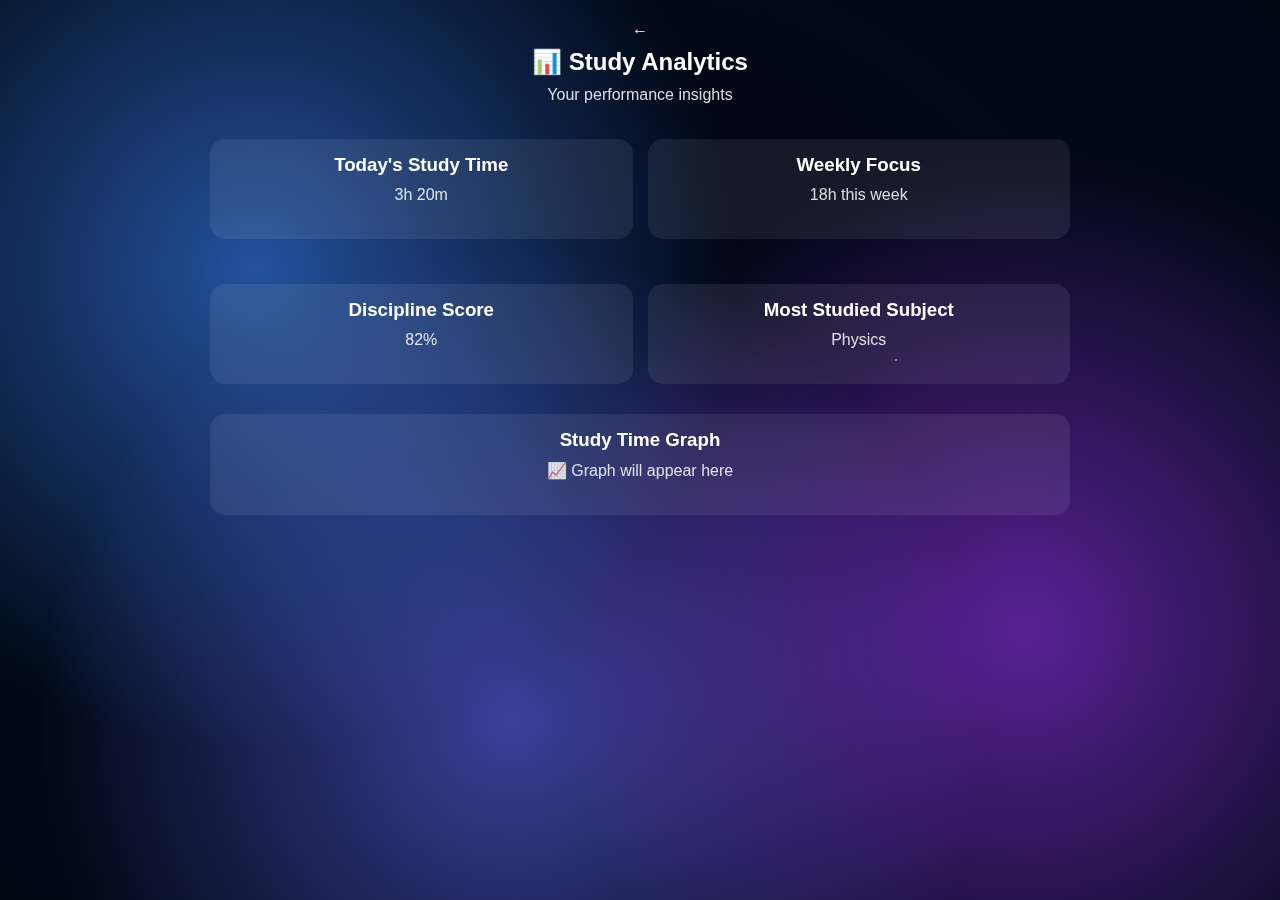
<file: analytics.html>
<!DOCTYPE html>
<html>
<head>
    <title>Analytics - Geniee</title>
    <meta name="viewport" content="width=device-width, initial-scale=1.0">

    <link rel="stylesheet" href="style.css">
    <link rel="stylesheet" href="dashboard.css">
</head>

<body>

<div class="dashboard">

    <!-- Back button -->
    <div class="menu-btn" onclick="location.href='dashboard.html'">
        ←
    </div>

    <h2>📊 Study Analytics</h2>
    <p>Your performance insights</p>

    <!-- Cards -->
    <div class="grid">

        <div class="card">
            <h3>Today's Study Time</h3>
            <p>3h 20m</p>
        </div>

        <div class="card">
            <h3>Weekly Focus</h3>
            <p>18h this week</p>
        </div>

        <div class="card">
            <h3>Discipline Score</h3>
            <p>82%</p>
        </div>

        <div class="card">
            <h3>Most Studied Subject</h3>
            <p>Physics</p>
        </div>

    </div>

    <!-- Placeholder Graph -->
    <div class="card">
        <h3>Study Time Graph</h3>
        <p>📈 Graph will appear here</p>
    </div>

</div>

</body>
</html>
</file>
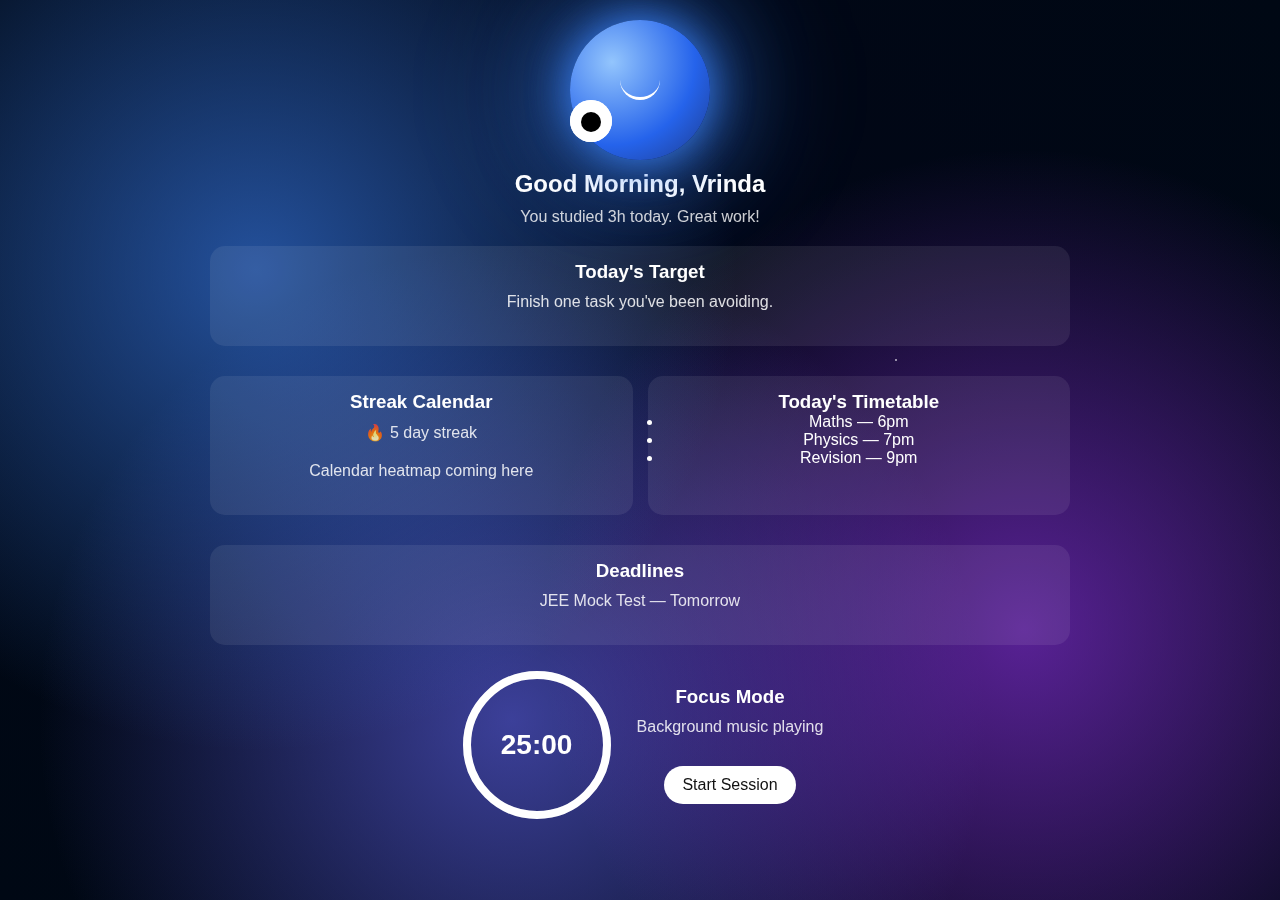
<file: dashboard.html>
<!DOCTYPE html>
<html>
<head>
    <title>Geniee Dashboard</title>
    <meta name="viewport" content="width=device-width, initial-scale=1.0">

    <link rel="stylesheet" href="style.css">
    <link rel="stylesheet" href="dashboard.css">
</head>

<body>

<div class="dashboard">

    <!-- Geniee -->
    <div class="orb small">
        <div class="eye left"><div class="shine"></div></div>
        <div class="eye right"><div class="shine"></div></div>
        <div class="mouth"></div>
    </div>

    <!-- Greeting -->
    <h2>Good Morning, Vrinda</h2>
    <p class="study-summary">
        You studied 3h today. Great work!
    </p>

    <!-- Target -->
    <div class="card">
        <h3>Today's Target</h3>
        <p>Finish one task you've been avoiding.</p>
    </div>

    <!-- Middle section -->
    <div class="grid">

        <div class="card">
            <h3>Streak Calendar</h3>
            <p>🔥 5 day streak</p>
            <p>Calendar heatmap coming here</p>
        </div>

        <div class="card">
            <h3>Today's Timetable</h3>
            <ul>
                <li>Maths — 6pm</li>
                <li>Physics — 7pm</li>
                <li>Revision — 9pm</li>
            </ul>
        </div>

    </div>

    <!-- Deadlines -->
    <div class="card">
        <h3>Deadlines</h3>
        <p>JEE Mock Test — Tomorrow</p>
    </div>

    <!-- Focus panel -->
    <div class="focus-panel">

        <div class="timer-container">

    <svg width="160" height="160">
        <circle
            cx="80"
            cy="80"
            r="70"
            stroke="#ffffff33"
            stroke-width="8"
            fill="none"
        ></circle>

        <circle
            id="progressCircle"
            cx="80"
            cy="80"
            r="70"
            stroke="white"
            stroke-width="8"
            fill="none"
            stroke-linecap="round"
            transform="rotate(-90 80 80)"
        ></circle>
    </svg>

    <div id="timerText">25:00</div>

</div>

        <div>
            <h3>Focus Mode</h3>
            <p>Background music playing</p>
            <button onclick="startSession()">Start Session</button>
        </div>

    </div>

</div>
    <script src="scripts/timer.js"></script>

</body>
</html>
</file>
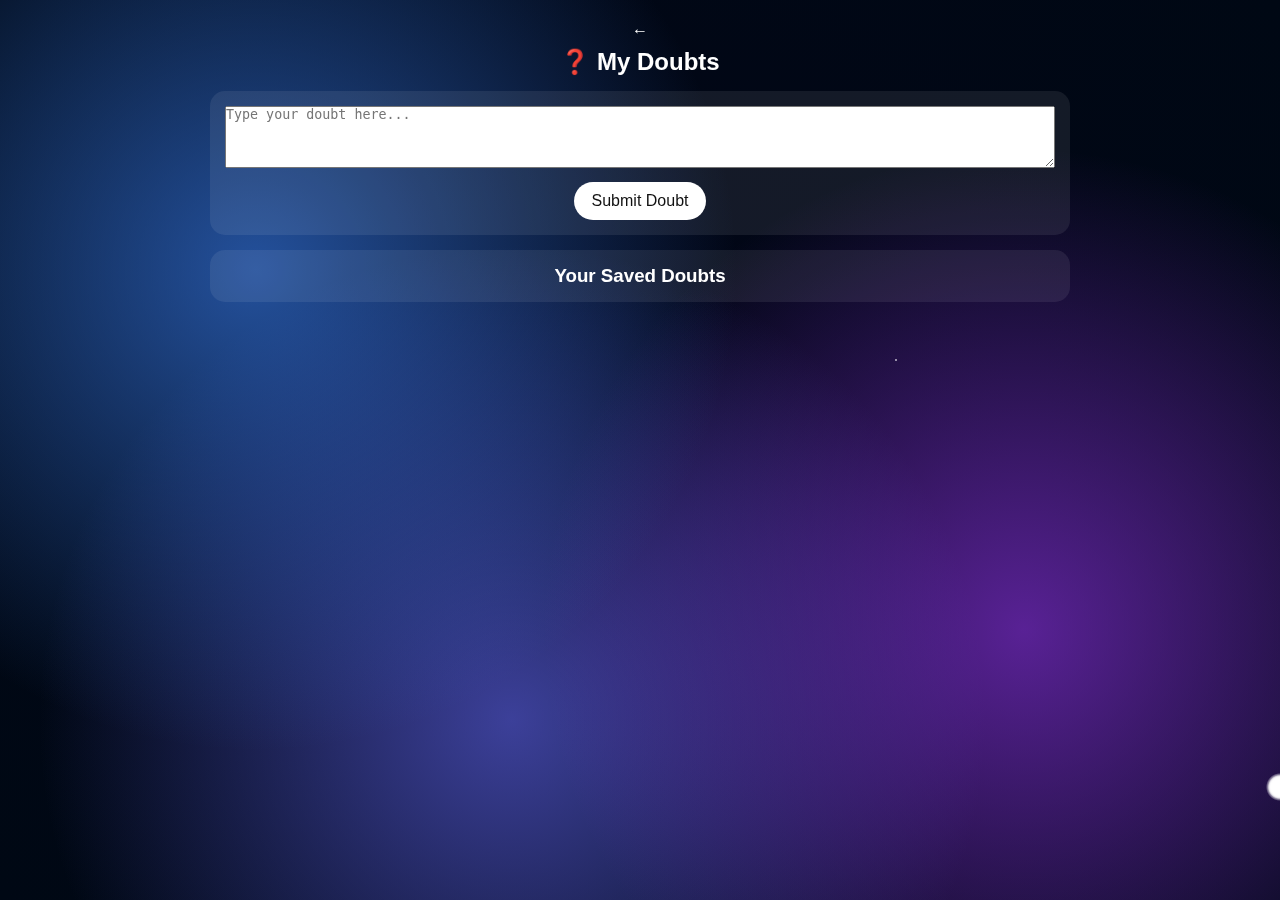
<file: doubt.html>
<!DOCTYPE html>
<html>
<head>
    <title>My Doubts - Geniee</title>
    <meta name="viewport" content="width=device-width, initial-scale=1.0">

    <link rel="stylesheet" href="style.css">
    <link rel="stylesheet" href="dashboard.css">
</head>

<body>

<div class="dashboard">

<div class="menu-btn" onclick="location.href='dashboard.html'">
←
</div>

<h2>❓ My Doubts</h2>

<div class="card">
    <textarea id="doubt"
        placeholder="Type your doubt here..."
        rows="4"
        style="width:100%"></textarea>

    <button onclick="saveDoubt()">Submit Doubt</button>
</div>

<div class="card">
    <h3>Your Saved Doubts</h3>
    <ul id="doubtList"></ul>
</div>

</div>

<script>
function saveDoubt(){
    let doubt =
        document.getElementById("doubt").value;

    let doubts =
        JSON.parse(localStorage.getItem("doubts")) || [];

    doubts.push(doubt);

    localStorage.setItem(
        "doubts",
        JSON.stringify(doubts)
    );

    document.getElementById("doubt").value = "";

    loadDoubts();
}

function loadDoubts(){
    let doubts =
        JSON.parse(localStorage.getItem("doubts")) || [];

    let list =
        document.getElementById("doubtList");

    list.innerHTML = "";

    doubts.forEach(d => {
        let li = document.createElement("li");
        li.textContent = d;
        list.appendChild(li);
    });
}

loadDoubts();
</script>

</body>
</html>
</file>
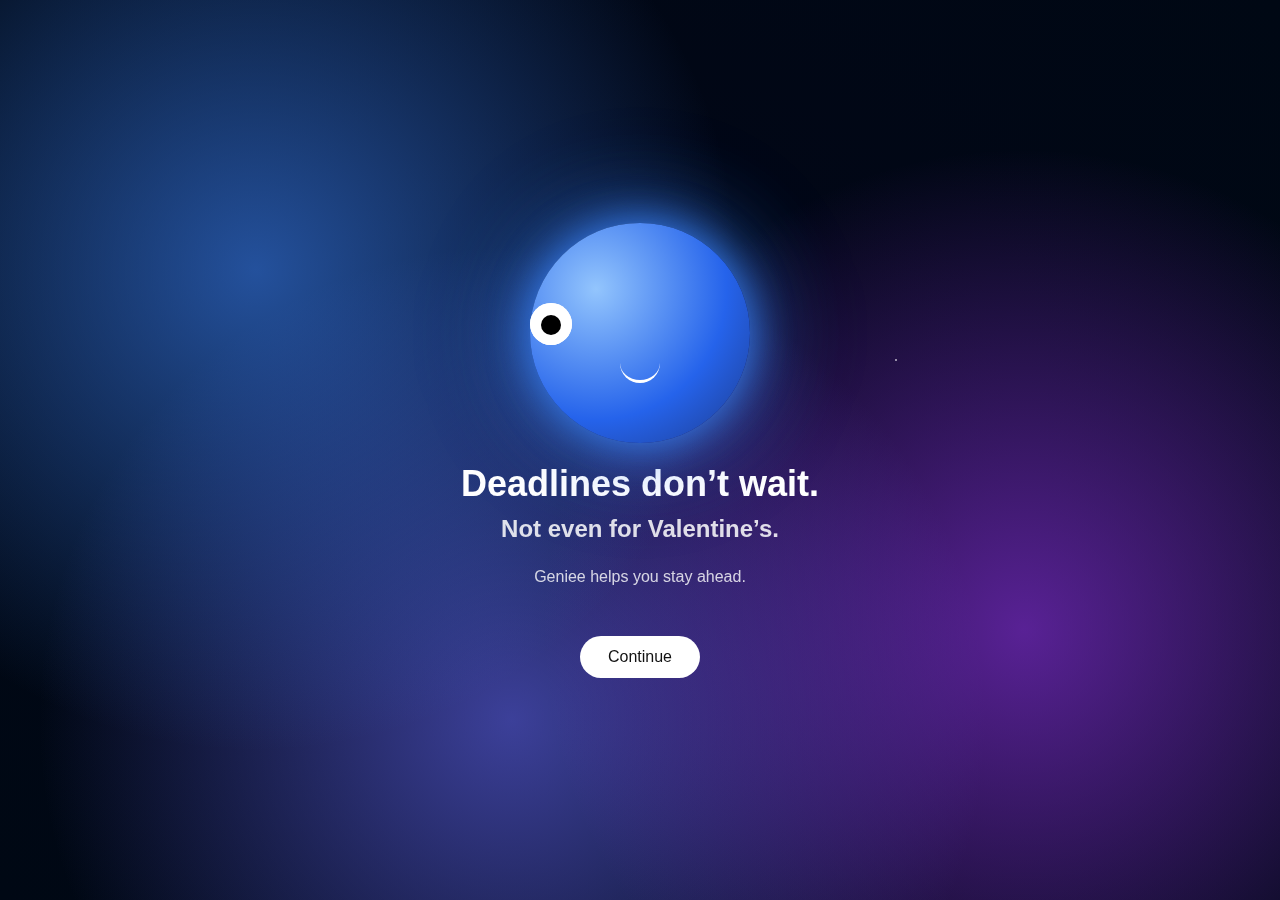
<file: intro1.html>
<!DOCTYPE html>
<html>
<head>
    <title>Geniee — Stay Ahead</title>

    <meta name="viewport" content="width=device-width, initial-scale=1.0">

    <!-- Same CSS for galaxy background -->
    <link rel="stylesheet" href="style.css">
</head>

<body>

<div class="container">
    <div class="orb">
    <div class="eye left">
        <div class="shine"></div>
    </div>

    <div class="eye right">
        <div class="shine"></div>
    </div>

    <div class="mouth"></div>
</div>

    <h1>Deadlines don’t wait.</h1>

    <h2 style="margin-top:10px; opacity:0.85;">
        Not even for Valentine’s.
    </h2>

    <p style="margin-top:25px; opacity:0.8;">
        Geniee helps you stay ahead.
    </p>

    <button style="margin-top:30px;"
        onclick="location.href='login.html'">
        Continue
    </button>

</div>

</body>
</html>
</file>
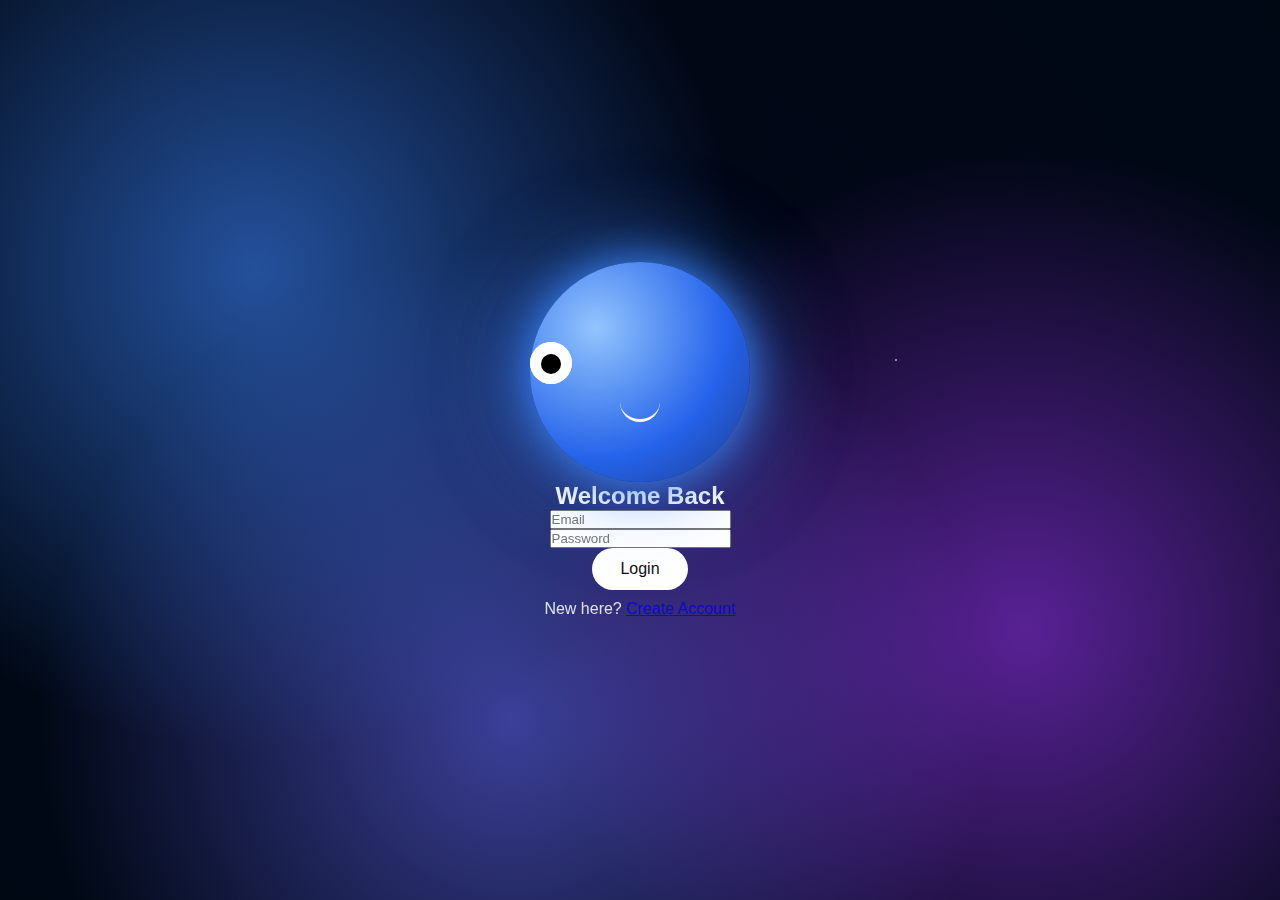
<file: login.html>
<!DOCTYPE html>
<html>
<head>
    <title>Login - Geniee</title>
    <meta name="viewport" content="width=device-width, initial-scale=1.0">
    <link rel="stylesheet" href="style.css">
</head>

<body>
<div class="container">

    <!-- Small orb -->
    <div class="container">

    <div class="orb">
        <div class="eye left">
            <div class="shine"></div>
        </div>

        <div class="eye right">
            <div class="shine"></div>
        </div>

        <div class="mouth"></div>
    </div>

    <h2>Welcome Back</h2>

    <input type="email" placeholder="Email">

    <input type="password" placeholder="Password">

    <button onclick="location.href='dashboard.html'">
        Login
    </button>

    <p class="signup">
        New here? <a href="#">Create Account</a>
    </p>

</div>
</body>
</html>
</file>
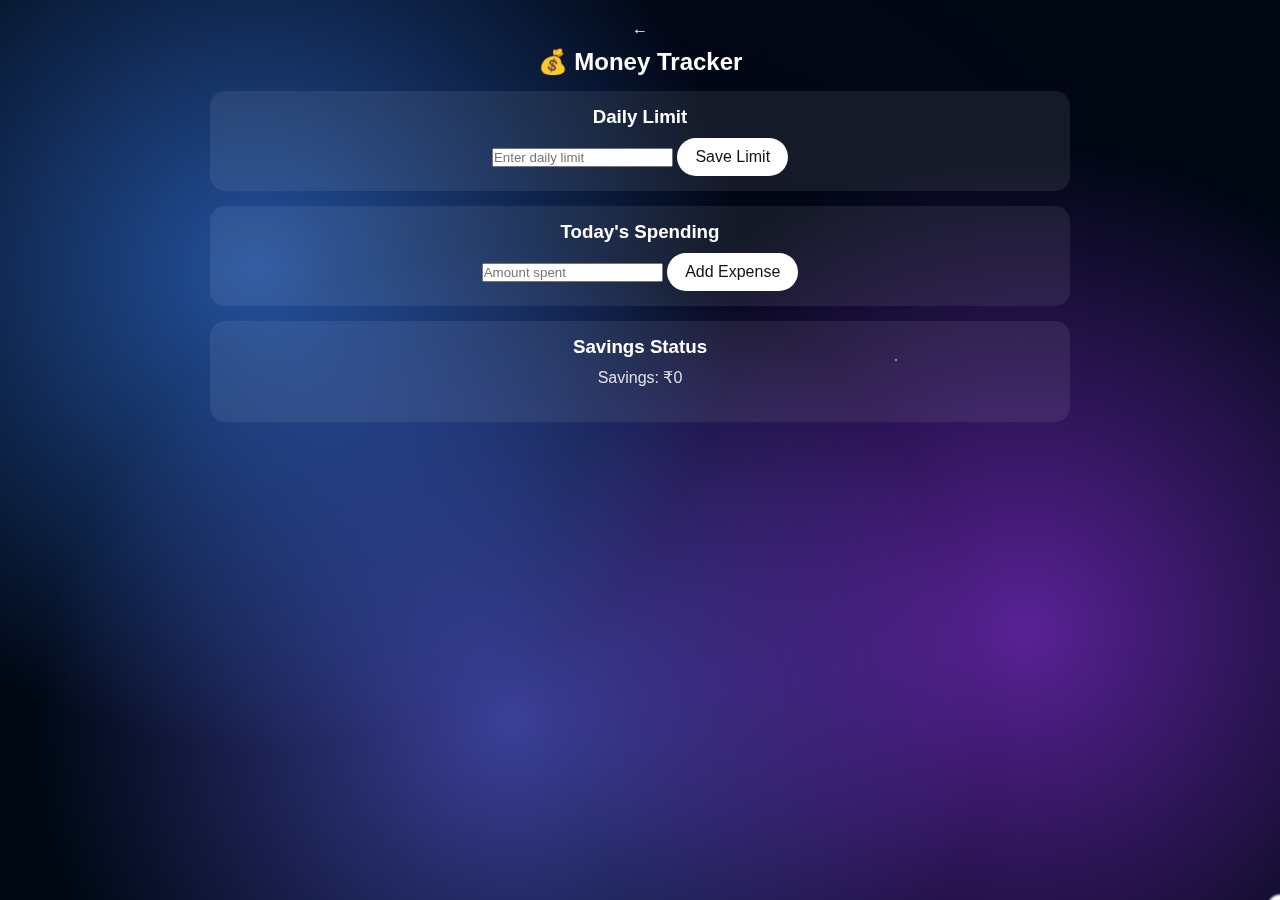
<file: money.html>
<!DOCTYPE html>
<html>
<head>
    <title>Money Tracker - Geniee</title>
    <meta name="viewport" content="width=device-width, initial-scale=1.0">

    <link rel="stylesheet" href="style.css">
    <link rel="stylesheet" href="dashboard.css">
</head>

<body>

<div class="dashboard">

    <!-- Back -->
    <div class="menu-btn" onclick="location.href='dashboard.html'">
        ←
    </div>

    <h2>💰 Money Tracker</h2>

    <div class="card">
        <h3>Daily Limit</h3>
        <input type="number" id="limit" placeholder="Enter daily limit">
        <button onclick="saveLimit()">Save Limit</button>
    </div>

    <div class="card">
        <h3>Today's Spending</h3>
        <input type="number" id="spend" placeholder="Amount spent">
        <button onclick="addExpense()">Add Expense</button>
    </div>

    <div class="card">
        <h3>Savings Status</h3>
        <p id="savingsText">Savings: ₹0</p>
    </div>

</div>

<script>
let savings = Number(localStorage.getItem("savings")) || 0;

function saveLimit() {
    const limit = document.getElementById("limit").value;
    localStorage.setItem("dailyLimit", limit);
    alert("Daily limit saved!");
}

function addExpense() {
    const spend = Number(document.getElementById("spend").value);
    const limit = Number(localStorage.getItem("dailyLimit")) || 0;

    savings += limit - spend;

    localStorage.setItem("savings", savings);
    updateSavings();
}

function updateSavings() {
    document.getElementById("savingsText")
        .innerText = "Savings: ₹" + savings;
}

updateSavings();
</script>

</body>
</html>
</file>
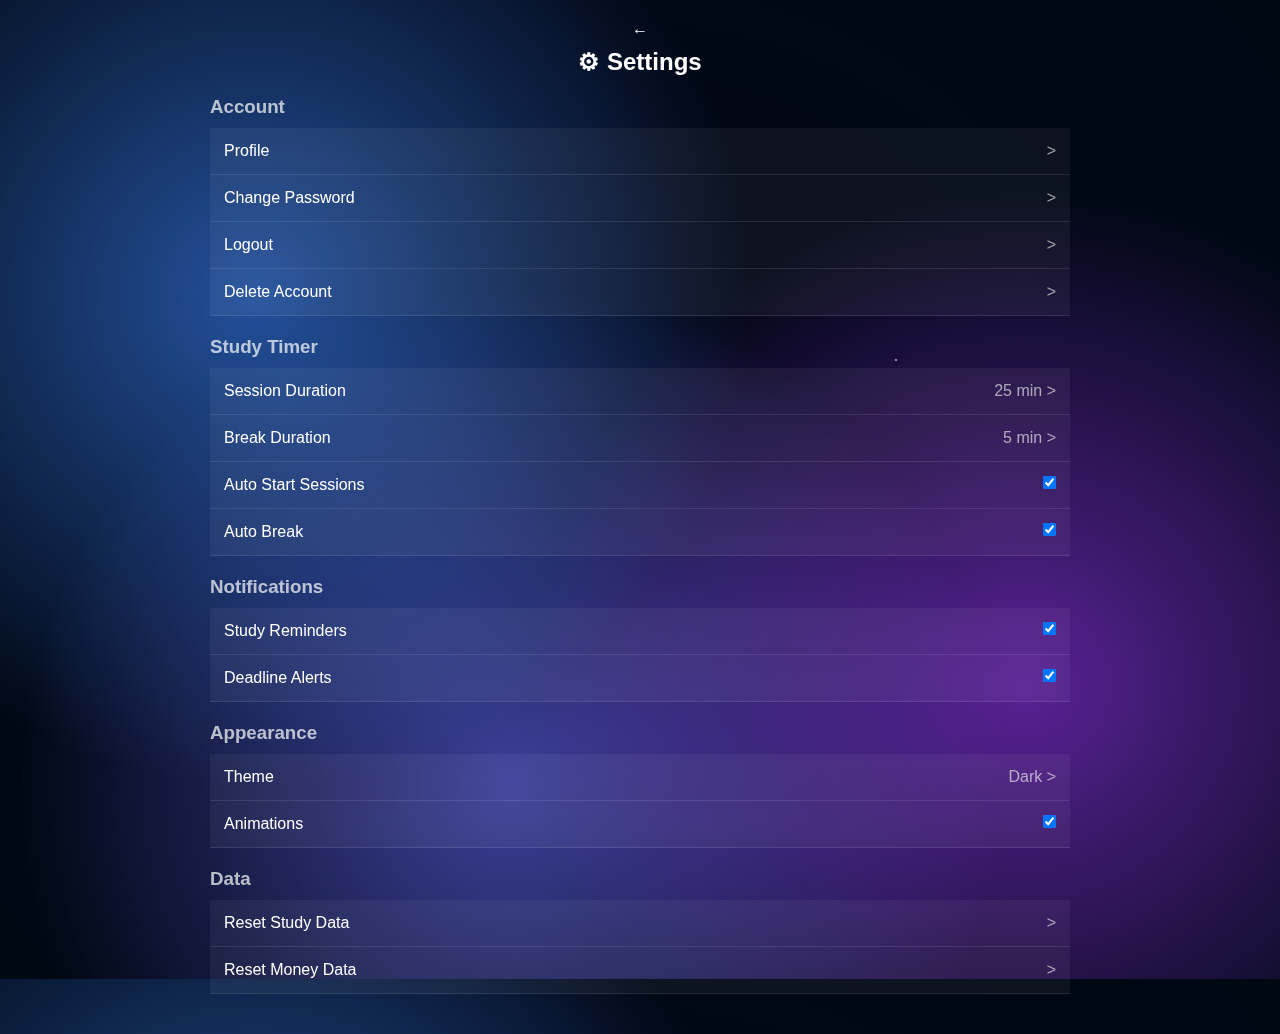
<file: settings.html>
<!DOCTYPE html>
<html>
<head>
<title>Settings - Geniee</title>
<meta name="viewport" content="width=device-width, initial-scale=1.0">

<link rel="stylesheet" href="style.css">
<link rel="stylesheet" href="dashboard.css">

<style>
.settings-group {
    margin: 20px 0;
    text-align: left;
}

.settings-group h3 {
    margin: 10px 0;
    opacity: 0.7;
}

.setting-row {
    background: rgba(255,255,255,0.05);
    padding: 14px;
    border-bottom: 1px solid rgba(255,255,255,0.1);
    cursor: pointer;
}

.setting-row:hover {
    background: rgba(255,255,255,0.12);
}

.setting-row span {
    float: right;
    opacity: 0.6;
}

.toggle {
    float: right;
}
</style>

</head>

<body>

<div class="dashboard">

<div class="menu-btn" onclick="location.href='dashboard.html'">
←
</div>

<h2>⚙ Settings</h2>

<!-- ACCOUNT -->
<div class="settings-group">
<h3>Account</h3>

<div class="setting-row">Profile <span>></span></div>
<div class="setting-row">Change Password <span>></span></div>
<div class="setting-row" onclick="logout()">
Logout <span>></span>
</div>
<div class="setting-row">Delete Account <span>></span></div>
</div>

<!-- STUDY -->
<div class="settings-group">
<h3>Study Timer</h3>

<div class="setting-row">Session Duration <span>25 min ></span></div>
<div class="setting-row">Break Duration <span>5 min ></span></div>

<div class="setting-row">
Auto Start Sessions
<input type="checkbox" class="toggle" checked>
</div>

<div class="setting-row">
Auto Break
<input type="checkbox" class="toggle" checked>
</div>

</div>

<!-- NOTIFICATIONS -->
<div class="settings-group">
<h3>Notifications</h3>

<div class="setting-row">
Study Reminders
<input type="checkbox" class="toggle" checked>
</div>

<div class="setting-row">
Deadline Alerts
<input type="checkbox" class="toggle" checked>
</div>

</div>

<!-- APPEARANCE -->
<div class="settings-group">
<h3>Appearance</h3>

<div class="setting-row">Theme <span>Dark ></span></div>

<div class="setting-row">
Animations
<input type="checkbox" class="toggle" checked>
</div>

</div>

<!-- DATA -->
<div class="settings-group">
<h3>Data</h3>

<div class="setting-row" onclick="resetStudy()">
Reset Study Data <span>></span>
</div>
<div class="setting-row" onclick="resetMoney()">
Reset Money Data <span>></span>
</div>

</div>

</div><script>
function logout(){
    alert("Logged out!");
    location.href = "login.html";
}

function resetStudy(){
    localStorage.removeItem("sessions");
    alert("Study data cleared!");
}

function resetMoney(){
    localStorage.removeItem("savings");
    localStorage.removeItem("expenses");
    alert("Money data cleared!");
}
</script>

</body>
</html>
</file>
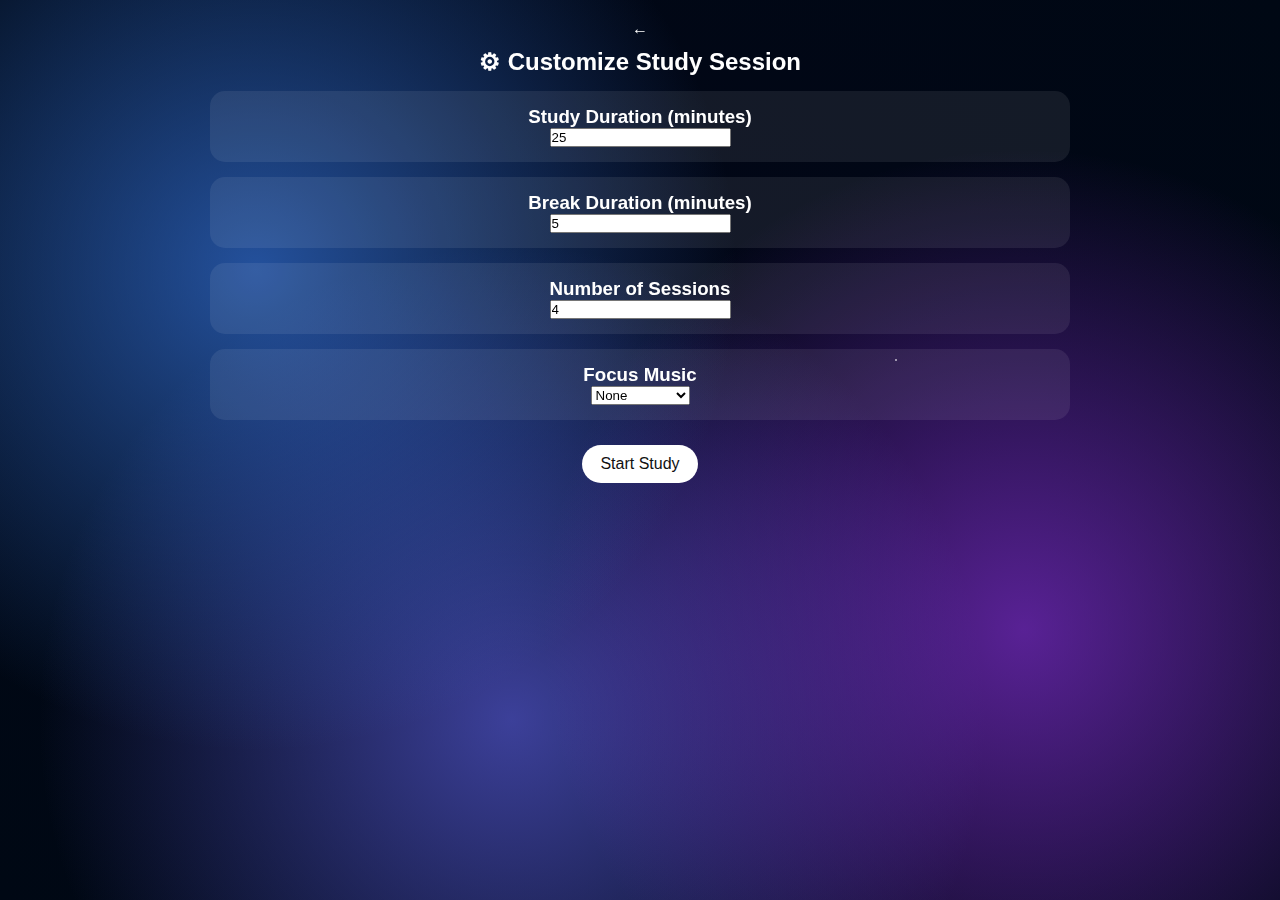
<file: study-timer.html>
<!DOCTYPE html>
<html>
<head>
    <title>Custom Study Timer - Geniee</title>
    <meta name="viewport" content="width=device-width, initial-scale=1.0">

    <link rel="stylesheet" href="style.css">
    <link rel="stylesheet" href="dashboard.css">
</head>

<body>

<div class="dashboard">

    <div class="menu-btn" onclick="location.href='dashboard.html'">
        ←
    </div>

    <h2>⚙ Customize Study Session</h2>

    <div class="card">
        <h3>Study Duration (minutes)</h3>
        <input type="number" id="studyTime" value="25">
    </div>

    <div class="card">
        <h3>Break Duration (minutes)</h3>
        <input type="number" id="breakTime" value="5">
    </div>

    <div class="card">
        <h3>Number of Sessions</h3>
        <input type="number" id="sessions" value="4">
    </div>

    <div class="card">
        <h3>Focus Music</h3>
        <select id="music">
            <option value="none">None</option>
            <option value="lofi">Lo-fi Beats</option>
            <option value="rain">Rain Sounds</option>
            <option value="nature">Nature</option>
        </select>
    </div>

    <button onclick="saveSettings()">Start Study</button>

</div>

<script>
function saveSettings() {

    let settings = {
        study: document.getElementById("studyTime").value,
        break: document.getElementById("breakTime").value,
        sessions: document.getElementById("sessions").value,
        music: document.getElementById("music").value
    };

    localStorage.setItem("timerSettings",
        JSON.stringify(settings));

    location.href = "dashboard.html";
}
</script>

</body>
</html>
</file>
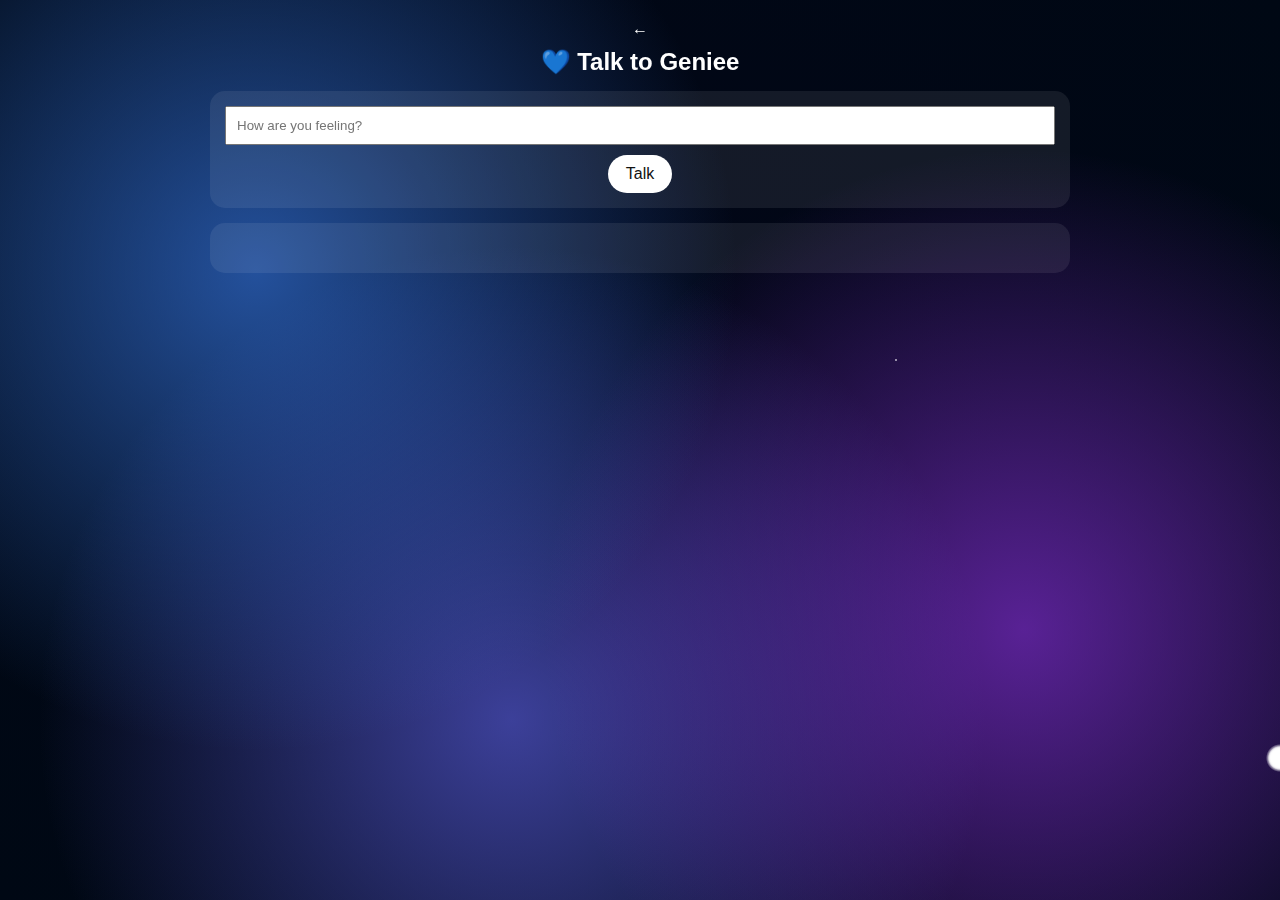
<file: support.html>
<!DOCTYPE html>
<html>
<head>
    <title>Emotional Support - Geniee</title>
    <meta name="viewport" content="width=device-width, initial-scale=1.0">

    <link rel="stylesheet" href="style.css">
    <link rel="stylesheet" href="dashboard.css">
</head>

<body>

<div class="dashboard">

<!-- Back button -->
<div class="menu-btn"
     onclick="location.href='dashboard.html'">
←
</div>

<h2>💙 Talk to Geniee</h2>

<div class="card">
    <input id="mood"
        placeholder="How are you feeling?"
        style="width:100%; padding:10px;">
        
    <button onclick="respond()">
        Talk
    </button>
</div>

<div class="card">
    <p id="response"></p>
</div>

</div>

<script>
function respond(){
    let mood =
        document.getElementById("mood").value.toLowerCase();

    let reply = "I'm here with you.";

    if(mood.includes("tired"))
        reply = "Take a short break. You deserve it.";
    else if(mood.includes("sad"))
        reply = "Bad days pass. Keep going.";
    else if(mood.includes("stress"))
        reply = "Breathe. One step at a time.";
    else if(mood.includes("fail"))
        reply = "Failure teaches success.";

    document.getElementById("response").innerText = reply;
}
</script>

</body>
</html>
</file>
<file: dashboard.css>
.dashboard {
    max-width: 900px;
    margin: auto;
    padding: 20px;
    color: white;
}

.orb.small {
    width: 140px;
    height: 140px;
    margin: auto;
}

h2 {
    text-align: center;
    margin-top: 10px;
}

.study-summary {
    text-align: center;
    opacity: 0.8;
}

.card {
    background: rgba(255,255,255,0.08);
    padding: 15px;
    border-radius: 15px;
    margin: 15px 0;
}

.grid {
    display: grid;
    grid-template-columns: 1fr 1fr;
    gap: 15px;
}

.focus-panel {
    display: flex;
    gap: 20px;
    align-items: center;
    justify-content: center;
    margin-top: 20px;
}

.timer-circle {
    width: 120px;
    height: 120px;
    border-radius: 50%;
    border: 5px solid white;
    display: flex;
    align-items: center;
    justify-content: center;
    font-size: 24px;
}

button {
    padding: 10px 18px;
    border-radius: 20px;
    border: none;
    margin-top: 10px;
}
.timer-container {
    position: relative;
    width: 160px;
    height: 160px;
}

.timer-container svg {
    position: absolute;
    top: 0;
    left: 0;
}

#timerText {
    position: absolute;
    width: 100%;
    height: 100%;
    display: flex;
    align-items: center;
    justify-content: center;
    font-size: 28px;
    font-weight: bold;
}
</file>
<file: style.css>
/* ================= RESET ================= */
* {
    margin: 0;
    padding: 0;
    box-sizing: border-box;
}

body {
    height: 100vh;
    overflow: hidden;
    font-family: Arial, sans-serif;
    color: white;
    text-align: center;

    /* ===== GALAXY NEBULA ===== */
    background:
        radial-gradient(circle at 20% 30%, rgba(59,130,246,0.6), transparent 40%),
        radial-gradient(circle at 80% 70%, rgba(147,51,234,0.6), transparent 40%),
        radial-gradient(circle at 40% 80%, rgba(99,102,241,0.6), transparent 45%),
        radial-gradient(circle at center, #020617, #000814);
}

/* ===== SMALL GLITTER STARS ===== */
body::before {
    content: "";
    position: fixed;
    width: 200%;
    height: 200%;
    pointer-events: none;
    z-index: -2;

    background:
        radial-gradient(1.5px 1.5px at 10% 20%, white, transparent),
        radial-gradient(1.5px 1.5px at 20% 80%, white, transparent),
        radial-gradient(1.5px 1.5px at 40% 60%, white, transparent),
        radial-gradient(1.5px 1.5px at 60% 30%, white, transparent),
        radial-gradient(1.5px 1.5px at 80% 40%, white, transparent),
        radial-gradient(1.5px 1.5px at 90% 70%, white, transparent),
        radial-gradient(1.5px 1.5px at 30% 40%, white, transparent),
        radial-gradient(1.5px 1.5px at 70% 20%, white, transparent);

    animation: moveStars 120s linear infinite;
}

/* ===== EXTRA BIG SHINY STARS ===== */
body::after {
    content: "";
    position: fixed;
    width: 100%;
    height: 100%;
    pointer-events: none;
    z-index: -1;

    background:
        radial-gradient(circle, white 6px, transparent 10px) 15% 20%,
        radial-gradient(circle, white 7px, transparent 12px) 70% 25%,
        radial-gradient(circle, white 6px, transparent 10px) 40% 50%,
        radial-gradient(circle, white 8px, transparent 14px) 85% 70%,
        radial-gradient(circle, white 7px, transparent 12px) 60% 85%,
        radial-gradient(circle, white 6px, transparent 10px) 30% 75%,
        radial-gradient(circle, white 7px, transparent 12px) 50% 20%,
        radial-gradient(circle, white 8px, transparent 14px) 90% 45%;

    background-repeat: no-repeat;

    animation: starTwinkle 2s infinite alternate;
}

/* ===== STAR MOVEMENT ===== */
@keyframes moveStars {
    from { transform: translate(0,0); }
    to { transform: translate(-600px,-600px); }
}

/* ===== STAR SHINE ===== */
@keyframes starTwinkle {
    from { opacity: 0.6; }
    to { opacity: 1; }
}

/* ================= CENTER CONTENT ================= */
.container {
    display: flex;
    flex-direction: column;
    justify-content: center;
    align-items: center;
    height: 100vh;
}

/* ================= GENIE ORB ================= */
.orb {
    position: relative;
    width: 220px;
    height: 220px;
    border-radius: 50%;

    background:
        radial-gradient(circle at 30% 30%, #93c5fd, #2563eb 60%, #1e3a8a);

    box-shadow:
        0 0 40px rgba(59,130,246,0.9),
        0 0 90px rgba(59,130,246,0.6);

    animation: floatOrb 4s ease-in-out infinite;
}

/* Floating orb */
@keyframes floatOrb {
    0%,100% { transform: translateY(0); }
    50% { transform: translateY(-12px); }
}

/* Orb glow */
.orb::before {
    content: "";
    position: absolute;
    width: 350px;
    height: 350px;
    background: radial-gradient(circle,
        rgba(59,130,246,0.35),
        transparent 70%);
    border-radius: 50%;
    top: 50%;
    left: 50%;
    transform: translate(-50%, -50%);
    filter: blur(40px);
    z-index: -1;
}

/* ================= FACE ================= */
.face {
    position: absolute;
    width: 100%;
    height: 100%;
}

/* ===== BIG CAT EYES ===== */
.eye {
    position: absolute;
    width: 42px;
    height: 42px;
    background: white;
    border-radius: 50%;
    top: 80px;
}

.left-eye { left: 55px; }
.right-eye { right: 55px; }

/* pupil */
.eye::after {
    content: "";
    position: absolute;
    width: 20px;
    height: 20px;
    background: black;
    border-radius: 50%;
    top: 12px;
    left: 11px;
}

/* watery shine */
.eye::before {
    content: "";
    position: absolute;
    width: 10px;
    height: 10px;
    background: white;
    border-radius: 50%;
    top: 6px;
    left: 8px;
}

/* blinking */
.eye {
    animation: blink 6s infinite;
}

@keyframes blink {
    0%,95%,100% { transform: scaleY(1); }
    97% { transform: scaleY(0.1); }
}

/* ===== EYELASHES ===== */
.eye span {
    position: absolute;
    width: 2px;
    height: 10px;
    background: white;
    top: -8px;
    left: 50%;
    transform: translateX(-50%);
}

.eye span:nth-child(2) {
    transform: translateX(-50%) rotate(-20deg);
    left: 40%;
}

.eye span:nth-child(3) {
    transform: translateX(-50%) rotate(20deg);
    left: 60%;
}

/* ===== MOUTH ===== */
.mouth {
    position: absolute;
    width: 40px;
    height: 20px;
    border-bottom: 3px solid white;
    border-radius: 0 0 40px 40px;
    bottom: 60px;
    left: 50%;
    transform: translateX(-50%);
}

/* ================= TEXT ================= */
h1 {
    margin-top: 20px;
    font-size: 36px;
}

p {
    opacity: 0.85;
    margin: 10px 0 20px;
}

/* ================= BUTTON ================= */
button {
    padding: 12px 28px;
    border: none;
    border-radius: 25px;
    background: white;
    color: #111;
    font-size: 16px;
    cursor: pointer;
    transition: 0.3s;
}

button:hover {
    transform: scale(1.05);
    background: #ddd;
}
</file>
